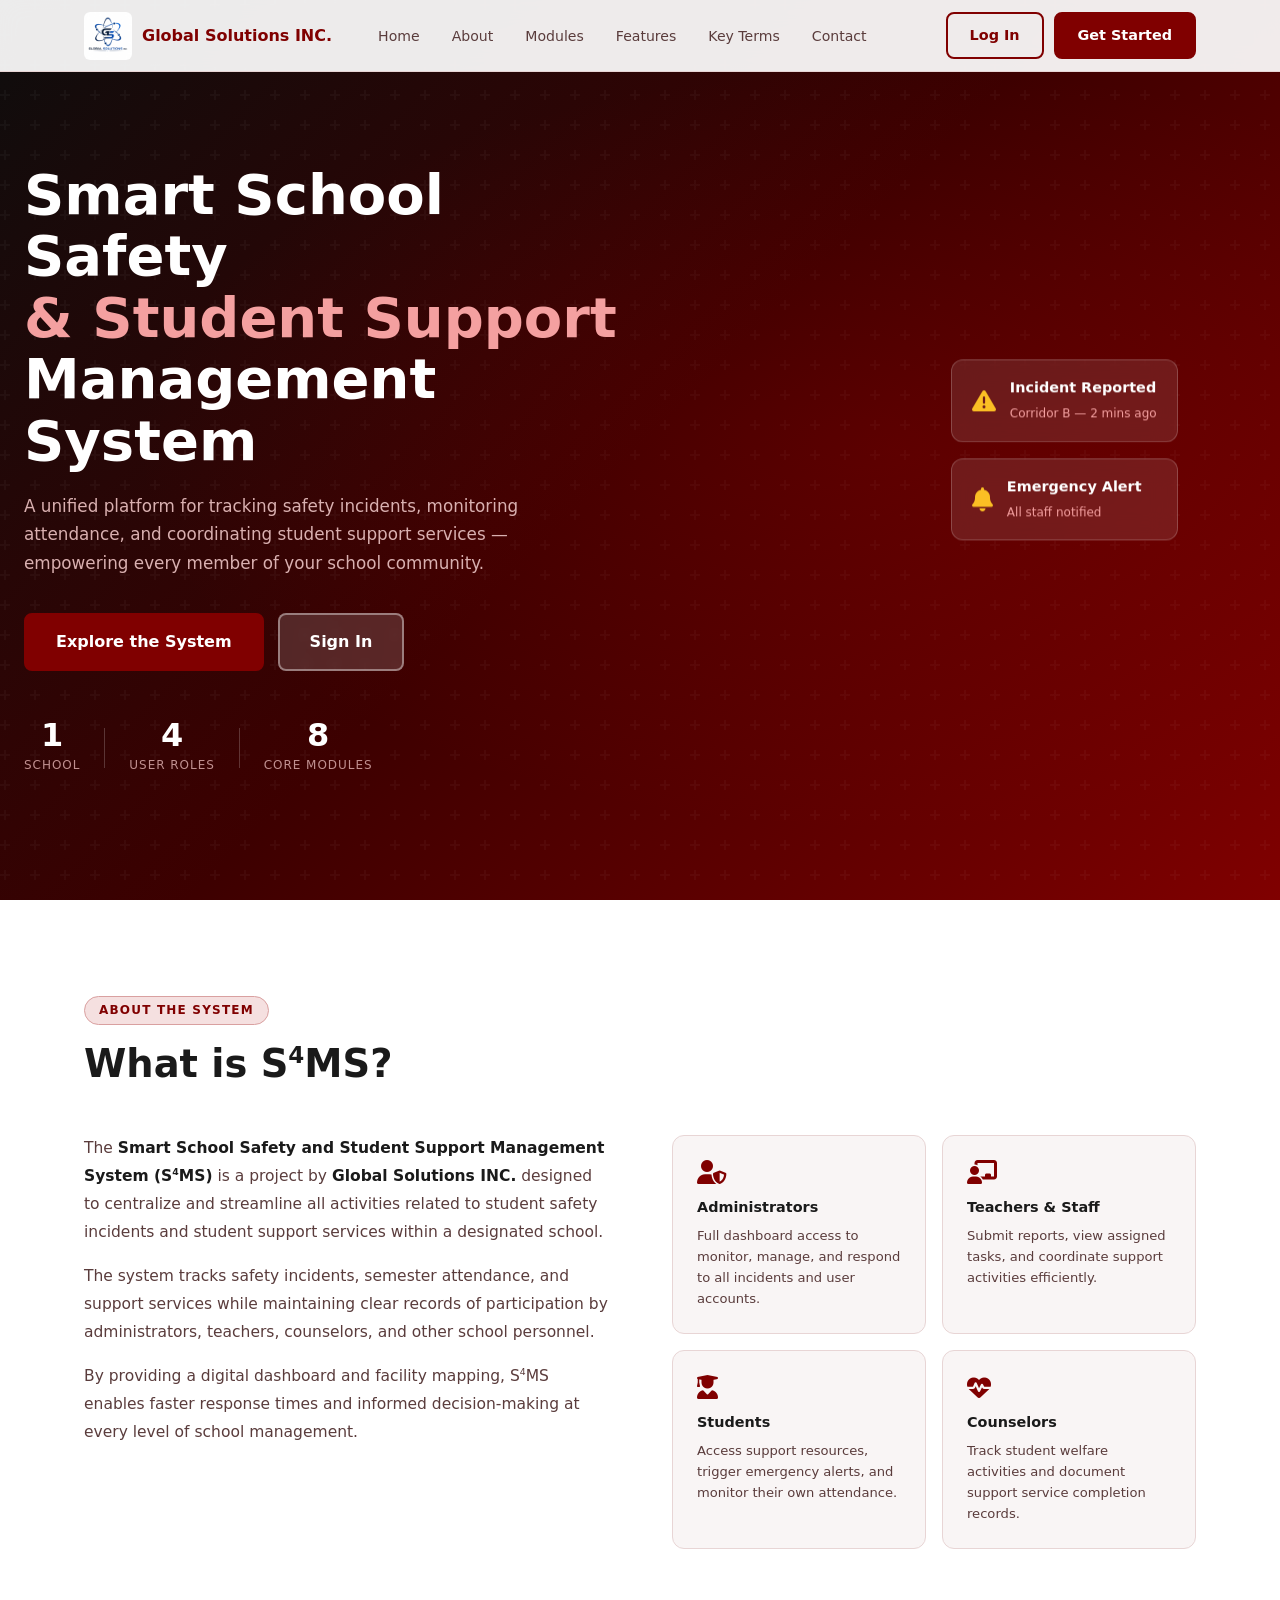
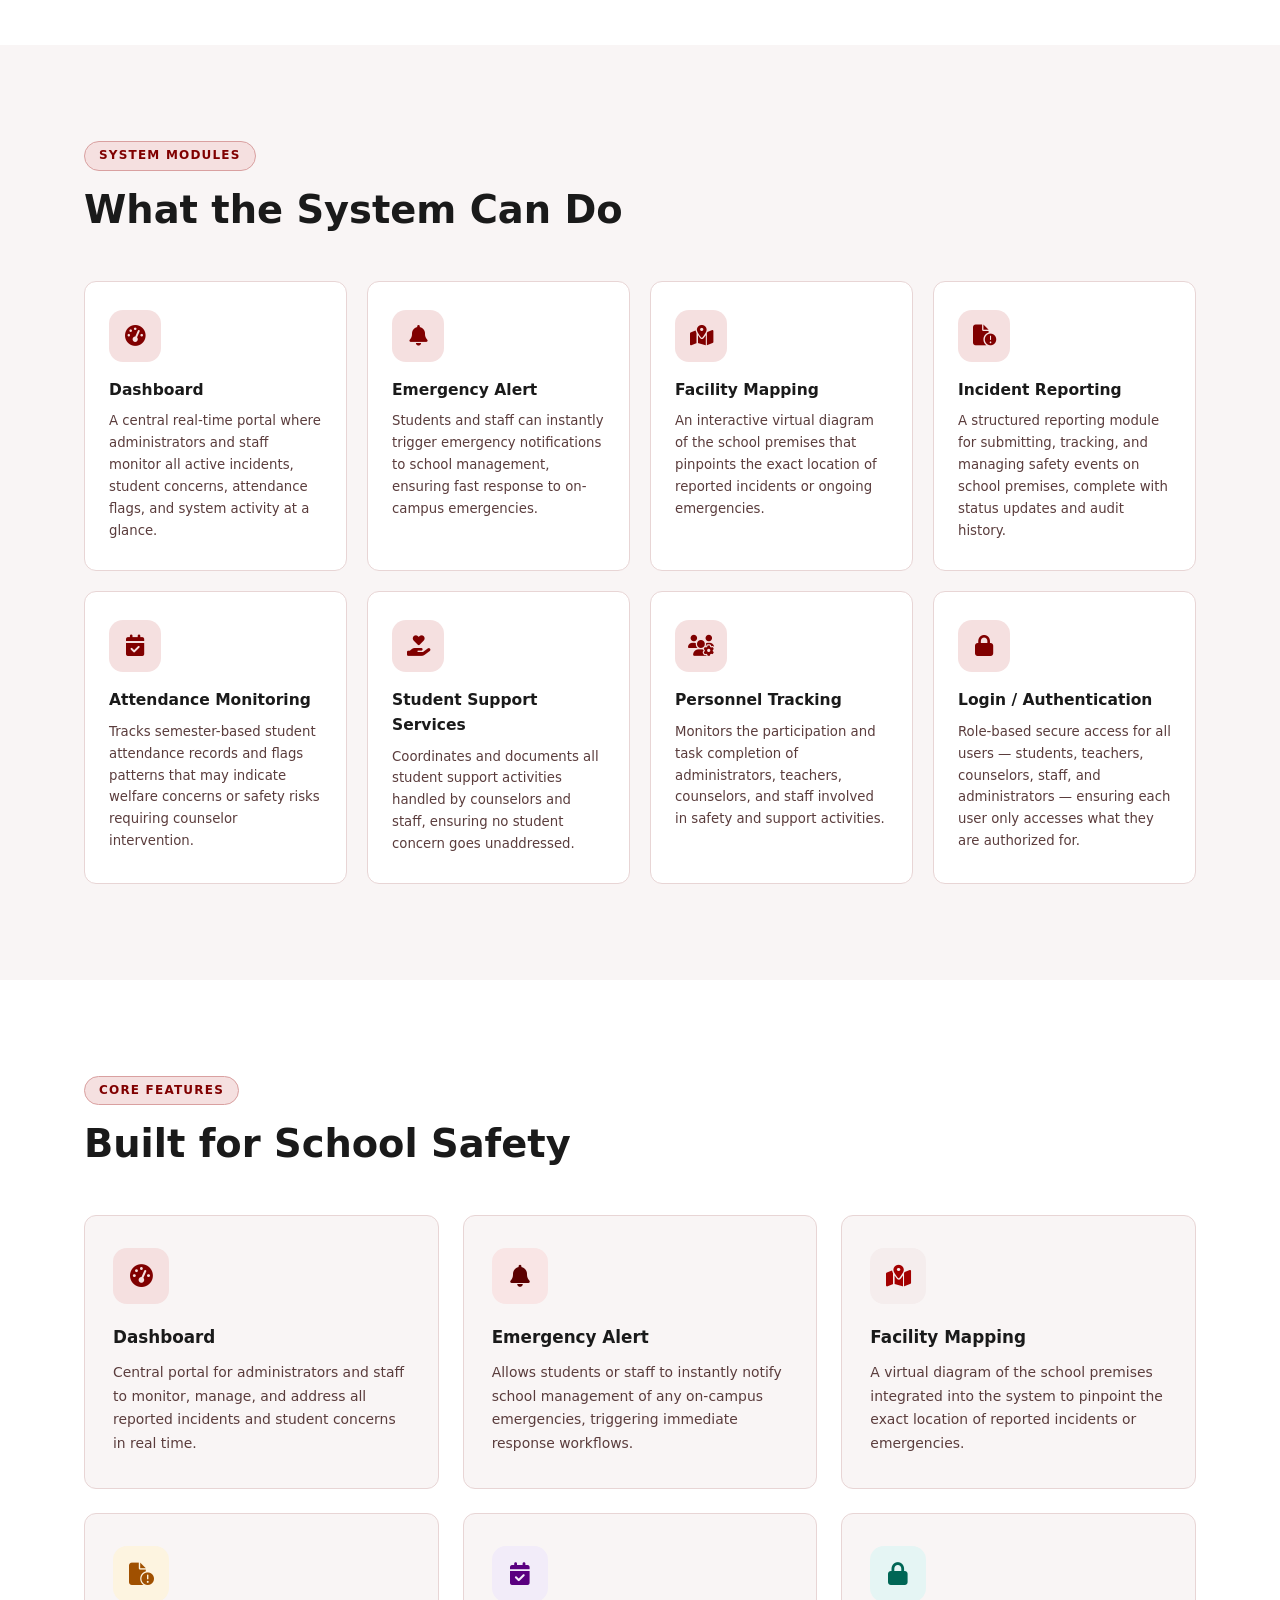
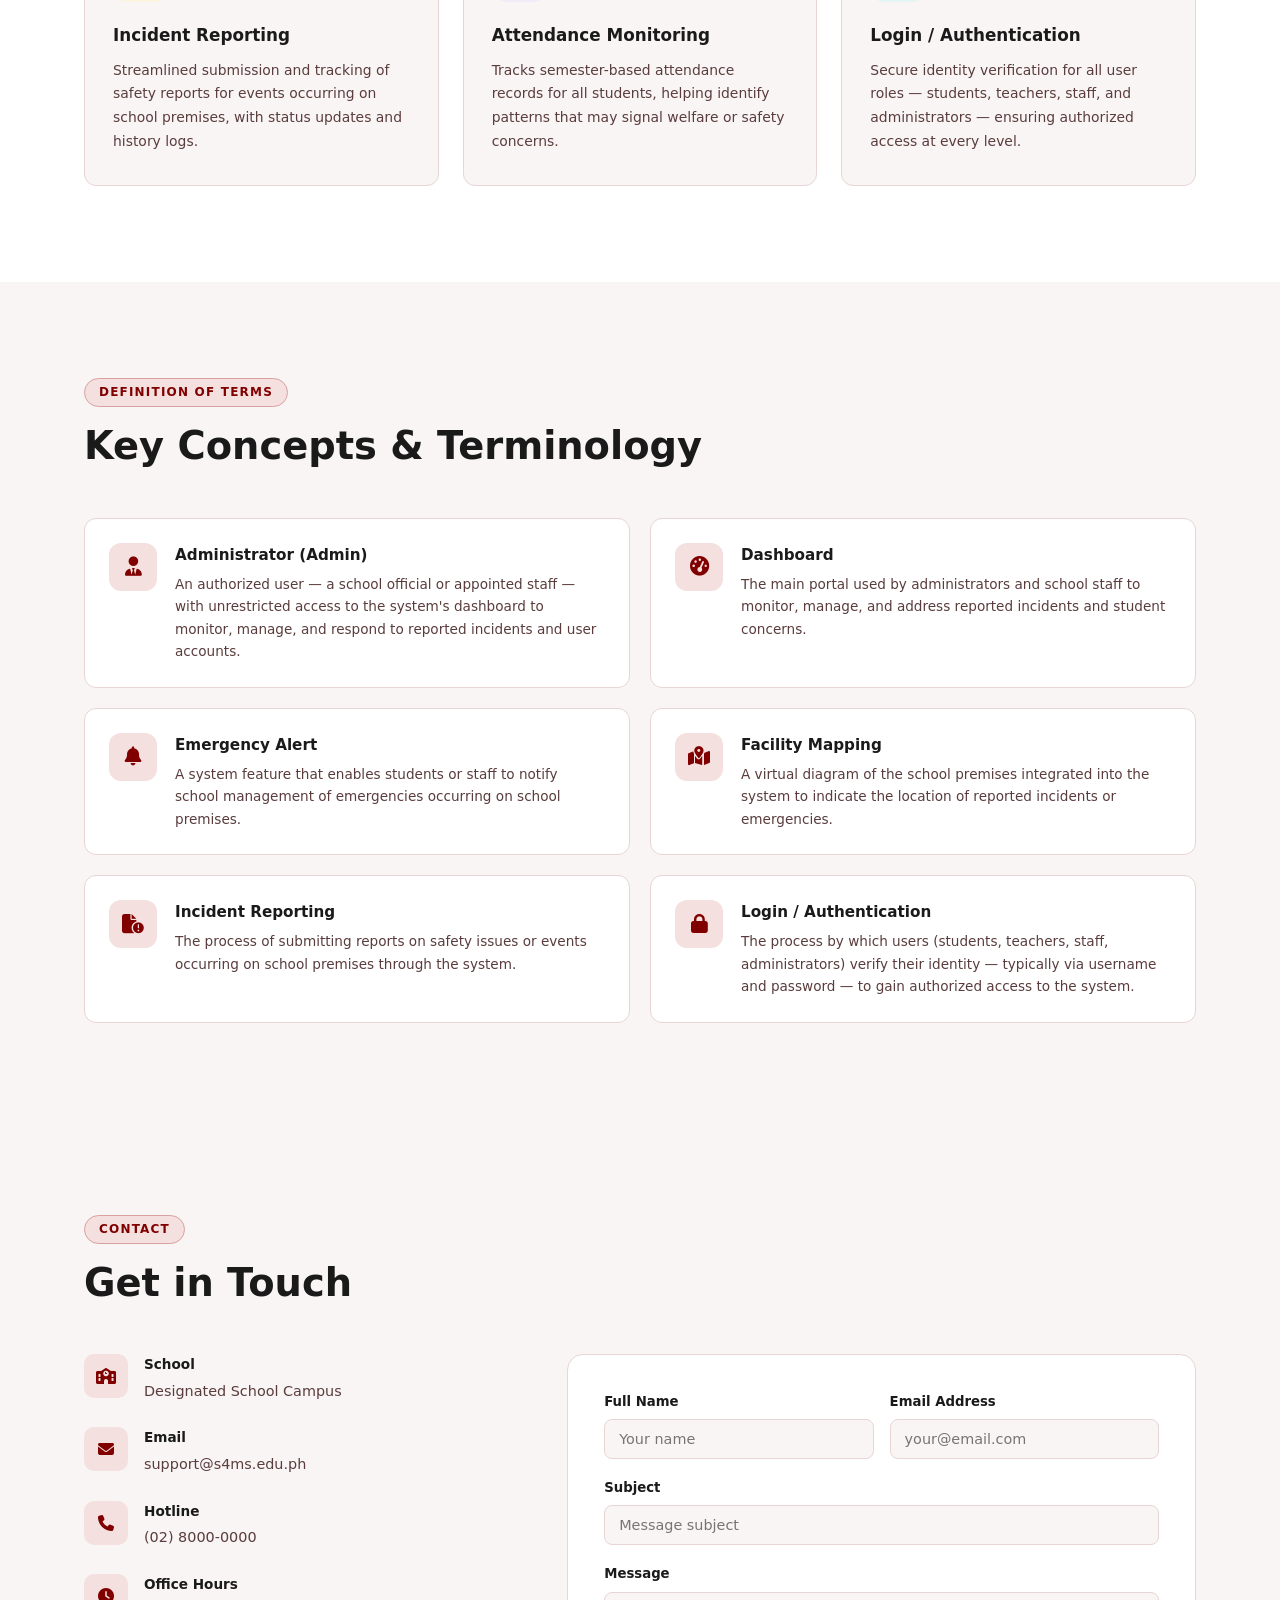
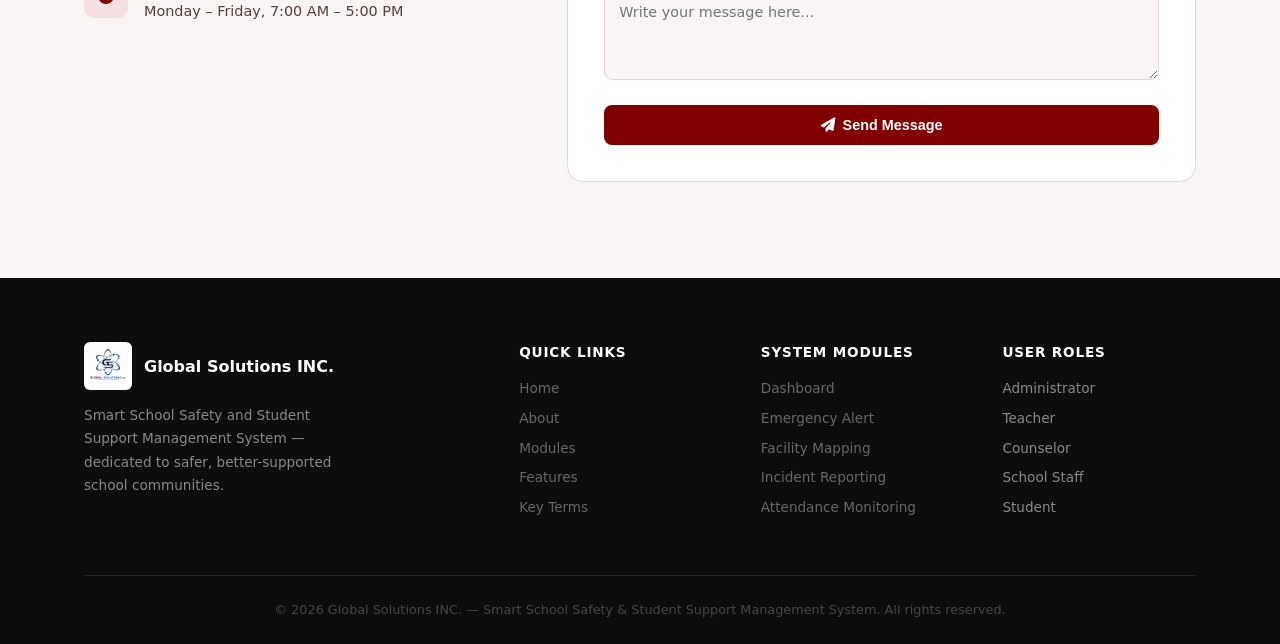
<file: index.html>
<!DOCTYPE html>
<html lang="en">
<head>
  <meta charset="UTF-8" />
  <meta name="viewport" content="width=device-width, initial-scale=1.0" />
  <title>Smart School Safety and Student Support Management System</title>
  <link rel="stylesheet" href="styles.css" />
  <link rel="stylesheet" href="https://cdnjs.cloudflare.com/ajax/libs/font-awesome/6.5.0/css/all.min.css" />
</head>
<body>

  <nav class="navbar" id="navbar">
    <div class="nav-container">
      <div class="nav-logo">
        <img src="Global Solutions INC..jpg" alt="Global Solutions INC. Logo" class="nav-logo-img" />
        <span>Global Solutions INC.</span>
      </div>
      <ul class="nav-links" id="navLinks">
        <li><a href="#home">Home</a></li>
        <li><a href="#about">About</a></li>
        <li><a href="#modules">Modules</a></li>
        <li><a href="#features">Features</a></li>
        <li><a href="#terms">Key Terms</a></li>
        <li><a href="#contact">Contact</a></li>
      </ul>
      <div class="nav-actions">
        <a href="login.html" class="btn btn-outline">Log In</a>
        <a href="login.html" class="btn btn-primary">Get Started</a>
      </div>
      <button class="hamburger" id="hamburger" aria-label="Toggle navigation">
        <span></span><span></span><span></span>
      </button>
    </div>
  </nav>

  <section class="hero" id="home">
    <div class="hero-overlay"></div>
    <div class="hero-content">
      <h1>Smart School Safety<br /><span class="accent">&amp; Student Support</span><br />Management System</h1>
      <p class="hero-sub">
        A unified platform for tracking safety incidents, monitoring attendance,
        and coordinating student support services — empowering every member of
        your school community.
      </p>
      <div class="hero-cta">
        <a href="#modules" class="btn btn-primary btn-lg">Explore the System</a>
        <a href="login.html" class="btn btn-ghost btn-lg">Sign In</a>
      </div>
      <div class="hero-stats">
        <div class="stat">
          <span class="stat-num">1</span>
          <span class="stat-label">School</span>
        </div>
        <div class="stat-divider"></div>
        <div class="stat">
          <span class="stat-num">4</span>
          <span class="stat-label">User Roles</span>
        </div>
        <div class="stat-divider"></div>
        <div class="stat">
          <span class="stat-num">8</span>
          <span class="stat-label">Core Modules</span>
        </div>
      </div>
    </div>
    <div class="hero-graphic">
      <div class="hero-card card-float">
        <i class="fas fa-triangle-exclamation"></i>
        <div>
          <strong>Incident Reported</strong>
          <small>Corridor B — 2 mins ago</small>
        </div>
      </div>
      <div class="hero-card card-float card-delay">
        <i class="fas fa-bell"></i>
        <div>
          <strong>Emergency Alert</strong>
          <small>All staff notified</small>
        </div>
      </div>
    </div>
  </section>

  <section class="section about" id="about">
    <div class="container">
      <div class="section-label">About the System</div>
      <h2 class="section-title">What is S<sup>4</sup>MS?</h2>
      <div class="about-grid">
        <div class="about-text">
          <p>
            The <strong>Smart School Safety and Student Support Management System (S<sup>4</sup>MS)</strong>
            is a project by <strong>Global Solutions INC.</strong> designed to centralize and streamline all activities related to student
            safety incidents and student support services within a designated school.
          </p>
          <p>
            The system tracks safety incidents, semester attendance, and support services while
            maintaining clear records of participation by administrators, teachers, counselors,
            and other school personnel.
          </p>
          <p>
            By providing a digital dashboard and facility mapping, S<sup>4</sup>MS enables
            faster response times and informed decision-making at every level of school management.
          </p>
        </div>
        <div class="about-cards">
          <div class="about-card">
            <i class="fas fa-user-shield"></i>
            <h4>Administrators</h4>
            <p>Full dashboard access to monitor, manage, and respond to all incidents and user accounts.</p>
          </div>
          <div class="about-card">
            <i class="fas fa-chalkboard-teacher"></i>
            <h4>Teachers &amp; Staff</h4>
            <p>Submit reports, view assigned tasks, and coordinate support activities efficiently.</p>
          </div>
          <div class="about-card">
            <i class="fas fa-user-graduate"></i>
            <h4>Students</h4>
            <p>Access support resources, trigger emergency alerts, and monitor their own attendance.</p>
          </div>
          <div class="about-card">
            <i class="fas fa-heart-pulse"></i>
            <h4>Counselors</h4>
            <p>Track student welfare activities and document support service completion records.</p>
          </div>
        </div>
      </div>
    </div>
  </section>

  <section class="section modules" id="modules">
    <div class="container">
      <div class="section-label">System Modules</div>
      <h2 class="section-title">What the System Can Do</h2>
      <div class="modules-grid">

        <div class="module-card">
          <div class="module-icon"><i class="fas fa-gauge-high"></i></div>
          <div class="module-body">
            <h3>Dashboard</h3>
            <p>A central real-time portal where administrators and staff monitor all active incidents, student concerns, attendance flags, and system activity at a glance.</p>
          </div>
        </div>

        <div class="module-card">
          <div class="module-icon"><i class="fas fa-bell"></i></div>
          <div class="module-body">
            <h3>Emergency Alert</h3>
            <p>Students and staff can instantly trigger emergency notifications to school management, ensuring fast response to on-campus emergencies.</p>
          </div>
        </div>

        <div class="module-card">
          <div class="module-icon"><i class="fas fa-map-location-dot"></i></div>
          <div class="module-body">
            <h3>Facility Mapping</h3>
            <p>An interactive virtual diagram of the school premises that pinpoints the exact location of reported incidents or ongoing emergencies.</p>
          </div>
        </div>

        <div class="module-card">
          <div class="module-icon"><i class="fas fa-file-circle-exclamation"></i></div>
          <div class="module-body">
            <h3>Incident Reporting</h3>
            <p>A structured reporting module for submitting, tracking, and managing safety events on school premises, complete with status updates and audit history.</p>
          </div>
        </div>

        <div class="module-card">
          <div class="module-icon"><i class="fas fa-calendar-check"></i></div>
          <div class="module-body">
            <h3>Attendance Monitoring</h3>
            <p>Tracks semester-based student attendance records and flags patterns that may indicate welfare concerns or safety risks requiring counselor intervention.</p>
          </div>
        </div>

        <div class="module-card">
          <div class="module-icon"><i class="fas fa-hand-holding-heart"></i></div>
          <div class="module-body">
            <h3>Student Support Services</h3>
            <p>Coordinates and documents all student support activities handled by counselors and staff, ensuring no student concern goes unaddressed.</p>
          </div>
        </div>

        <div class="module-card">
          <div class="module-icon"><i class="fas fa-users-gear"></i></div>
          <div class="module-body">
            <h3>Personnel Tracking</h3>
            <p>Monitors the participation and task completion of administrators, teachers, counselors, and staff involved in safety and support activities.</p>
          </div>
        </div>

        <div class="module-card">
          <div class="module-icon"><i class="fas fa-lock"></i></div>
          <div class="module-body">
            <h3>Login / Authentication</h3>
            <p>Role-based secure access for all users — students, teachers, counselors, staff, and administrators — ensuring each user only accesses what they are authorized for.</p>
          </div>
        </div>

      </div>
    </div>
  </section>

  <section class="section features" id="features">
    <div class="container">
      <div class="section-label">Core Features</div>
      <h2 class="section-title">Built for School Safety</h2>
      <div class="features-grid">

        <div class="feature-card">
          <div class="feature-icon icon-blue">
            <i class="fas fa-gauge-high"></i>
          </div>
          <h3>Dashboard</h3>
          <p>Central portal for administrators and staff to monitor, manage, and address all reported incidents and student concerns in real time.</p>
        </div>

        <div class="feature-card">
          <div class="feature-icon icon-red">
            <i class="fas fa-bell"></i>
          </div>
          <h3>Emergency Alert</h3>
          <p>Allows students or staff to instantly notify school management of any on-campus emergencies, triggering immediate response workflows.</p>
        </div>

        <div class="feature-card">
          <div class="feature-icon icon-green">
            <i class="fas fa-map-location-dot"></i>
          </div>
          <h3>Facility Mapping</h3>
          <p>A virtual diagram of the school premises integrated into the system to pinpoint the exact location of reported incidents or emergencies.</p>
        </div>

        <div class="feature-card">
          <div class="feature-icon icon-orange">
            <i class="fas fa-file-circle-exclamation"></i>
          </div>
          <h3>Incident Reporting</h3>
          <p>Streamlined submission and tracking of safety reports for events occurring on school premises, with status updates and history logs.</p>
        </div>

        <div class="feature-card">
          <div class="feature-icon icon-purple">
            <i class="fas fa-calendar-check"></i>
          </div>
          <h3>Attendance Monitoring</h3>
          <p>Tracks semester-based attendance records for all students, helping identify patterns that may signal welfare or safety concerns.</p>
        </div>

        <div class="feature-card">
          <div class="feature-icon icon-teal">
            <i class="fas fa-lock"></i>
          </div>
          <h3>Login / Authentication</h3>
          <p>Secure identity verification for all user roles — students, teachers, staff, and administrators — ensuring authorized access at every level.</p>
        </div>

      </div>
    </div>
  </section>

  <section class="section terms" id="terms">
    <div class="container">
      <div class="section-label">Definition of Terms</div>
      <h2 class="section-title">Key Concepts &amp; Terminology</h2>
      <div class="terms-grid">

        <div class="term-card">
          <div class="term-icon"><i class="fas fa-user-tie"></i></div>
          <div class="term-body">
            <h4>Administrator (Admin)</h4>
            <p>An authorized user — a school official or appointed staff — with unrestricted access to the system's dashboard to monitor, manage, and respond to reported incidents and user accounts.</p>
          </div>
        </div>

        <div class="term-card">
          <div class="term-icon"><i class="fas fa-gauge-high"></i></div>
          <div class="term-body">
            <h4>Dashboard</h4>
            <p>The main portal used by administrators and school staff to monitor, manage, and address reported incidents and student concerns.</p>
          </div>
        </div>

        <div class="term-card">
          <div class="term-icon"><i class="fas fa-bell"></i></div>
          <div class="term-body">
            <h4>Emergency Alert</h4>
            <p>A system feature that enables students or staff to notify school management of emergencies occurring on school premises.</p>
          </div>
        </div>

        <div class="term-card">
          <div class="term-icon"><i class="fas fa-map-location-dot"></i></div>
          <div class="term-body">
            <h4>Facility Mapping</h4>
            <p>A virtual diagram of the school premises integrated into the system to indicate the location of reported incidents or emergencies.</p>
          </div>
        </div>

        <div class="term-card">
          <div class="term-icon"><i class="fas fa-file-circle-exclamation"></i></div>
          <div class="term-body">
            <h4>Incident Reporting</h4>
            <p>The process of submitting reports on safety issues or events occurring on school premises through the system.</p>
          </div>
        </div>

        <div class="term-card">
          <div class="term-icon"><i class="fas fa-lock"></i></div>
          <div class="term-body">
            <h4>Login / Authentication</h4>
            <p>The process by which users (students, teachers, staff, administrators) verify their identity — typically via username and password — to gain authorized access to the system.</p>
          </div>
        </div>

      </div>
    </div>
  </section>

  <section class="section contact" id="contact">
    <div class="container">
      <div class="section-label">Contact</div>
      <h2 class="section-title">Get in Touch</h2>
      <div class="contact-grid">
        <div class="contact-info">
          <div class="contact-item">
            <i class="fas fa-school"></i>
            <div>
              <strong>School</strong>
              <span>Designated School Campus</span>
            </div>
          </div>
          <div class="contact-item">
            <i class="fas fa-envelope"></i>
            <div>
              <strong>Email</strong>
              <span>support@s4ms.edu.ph</span>
            </div>
          </div>
          <div class="contact-item">
            <i class="fas fa-phone"></i>
            <div>
              <strong>Hotline</strong>
              <span>(02) 8000-0000</span>
            </div>
          </div>
          <div class="contact-item">
            <i class="fas fa-clock"></i>
            <div>
              <strong>Office Hours</strong>
              <span>Monday – Friday, 7:00 AM – 5:00 PM</span>
            </div>
          </div>
        </div>
        <form class="contact-form">
          <div class="form-row">
            <div class="form-group">
              <label for="cname">Full Name</label>
              <input type="text" id="cname" placeholder="Your name" />
            </div>
            <div class="form-group">
              <label for="cemail">Email Address</label>
              <input type="email" id="cemail" placeholder="your@email.com" />
            </div>
          </div>
          <div class="form-group">
            <label for="csubject">Subject</label>
            <input type="text" id="csubject" placeholder="Message subject" />
          </div>
          <div class="form-group">
            <label for="cmessage">Message</label>
            <textarea id="cmessage" rows="4" placeholder="Write your message here..."></textarea>
          </div>
          <button type="submit" class="btn btn-primary btn-block">
            <i class="fas fa-paper-plane"></i> Send Message
          </button>
        </form>
      </div>
    </div>
  </section>

  <footer class="footer">
    <div class="container">
      <div class="footer-grid">
        <div class="footer-brand">
          <div class="footer-logo-wrap">
            <img src="Global Solutions INC..jpg" alt="Global Solutions INC. Logo" class="footer-logo-img" />
            <span class="footer-brand-name">Global Solutions INC.</span>
          </div>
          <p>Smart School Safety and Student Support Management System — dedicated to safer, better-supported school communities.</p>
        </div>
        <div class="footer-links">
          <h5>Quick Links</h5>
          <ul>
            <li><a href="#home">Home</a></li>
            <li><a href="#about">About</a></li>
            <li><a href="#modules">Modules</a></li>
            <li><a href="#features">Features</a></li>
            <li><a href="#terms">Key Terms</a></li>
          </ul>
        </div>
        <div class="footer-links">
          <h5>System Modules</h5>
          <ul>
            <li><a href="#modules">Dashboard</a></li>
            <li><a href="#modules">Emergency Alert</a></li>
            <li><a href="#modules">Facility Mapping</a></li>
            <li><a href="#modules">Incident Reporting</a></li>
            <li><a href="#modules">Attendance Monitoring</a></li>
          </ul>
        </div>
        <div class="footer-links">
          <h5>User Roles</h5>
          <ul>
            <li>Administrator</li>
            <li>Teacher</li>
            <li>Counselor</li>
            <li>School Staff</li>
            <li>Student</li>
          </ul>
        </div>
      </div>
      <div class="footer-bottom">
        <p>&copy; 2026 Global Solutions INC. — Smart School Safety &amp; Student Support Management System. All rights reserved.</p>
      </div>
    </div>
  </footer>

</body>
</html>
</file>
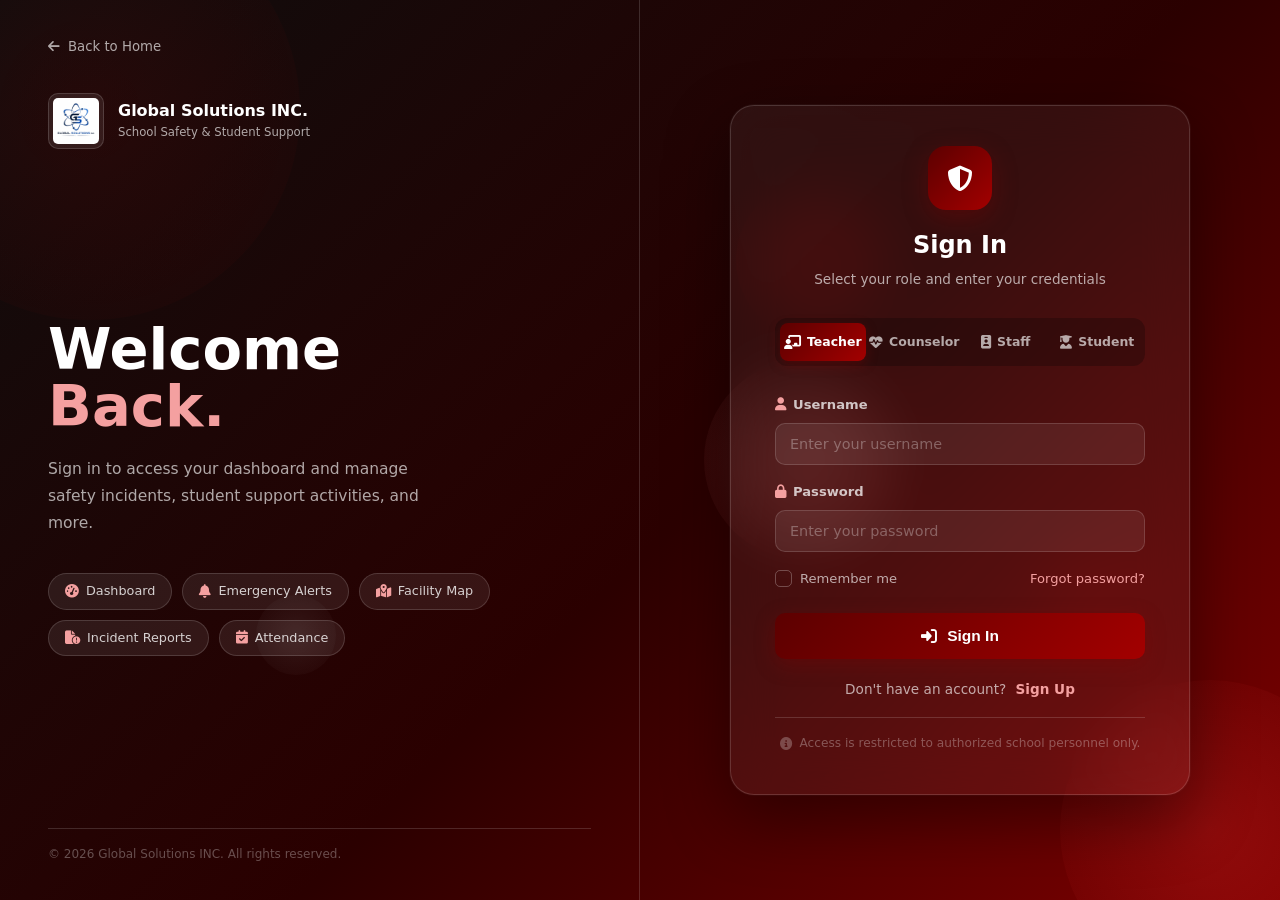
<file: login.html>
<!DOCTYPE html>
<html lang="en">
<head>
  <meta charset="UTF-8" />
  <meta name="viewport" content="width=device-width, initial-scale=1.0" />
  <title>Login — Smart School Safety &amp; Student Support Management System</title>
  <link rel="stylesheet" href="styles.css" />
  <link rel="stylesheet" href="https://cdnjs.cloudflare.com/ajax/libs/font-awesome/6.5.0/css/all.min.css" />
</head>
<body class="auth-page login-page">

  <div class="bg-layer">
    <div class="particle p1"></div>
    <div class="particle p2"></div>
    <div class="particle p3"></div>
    <div class="particle p4"></div>
    <div class="particle p5"></div>
    <div class="particle p6"></div>
  </div>

  <div class="login-wrapper">

    <div class="left-panel">
      <a href="index.html" class="back-link">
        <i class="fas fa-arrow-left"></i> Back to Home
      </a>

      <div class="brand">
        <img src="Global Solutions INC..jpg" alt="Global Solutions INC." class="brand-logo" />
        <div class="brand-text">
          <span class="brand-name">Global Solutions INC.</span>
          <span class="brand-tagline">School Safety &amp; Student Support</span>
        </div>
      </div>

      <div class="left-body">
        <h1>Welcome<br /><span>Back.</span></h1>
        <p>Sign in to access your dashboard and manage safety incidents, student support activities, and more.</p>

        <div class="feature-pills">
          <div class="pill"><i class="fas fa-gauge-high"></i> Dashboard</div>
          <div class="pill"><i class="fas fa-bell"></i> Emergency Alerts</div>
          <div class="pill"><i class="fas fa-map-location-dot"></i> Facility Map</div>
          <div class="pill"><i class="fas fa-file-circle-exclamation"></i> Incident Reports</div>
          <div class="pill"><i class="fas fa-calendar-check"></i> Attendance</div>
        </div>
      </div>

      <div class="left-footer">
        &copy; 2026 Global Solutions INC. All rights reserved.
      </div>
    </div>

    <div class="right-panel">
      <div class="login-card">

        <div class="card-header">
          <div class="lock-icon">
            <i class="fas fa-shield-halved"></i>
          </div>
          <h2>Sign In</h2>
          <p>Select your role and enter your credentials</p>
        </div>

        <div class="role-tabs">
          <input type="radio" name="role_tab" id="tab_teacher"   class="tab-radio" checked />
          <input type="radio" name="role_tab" id="tab_counselor" class="tab-radio" />
          <input type="radio" name="role_tab" id="tab_staff"     class="tab-radio" />
          <input type="radio" name="role_tab" id="tab_student"   class="tab-radio" />

          <label for="tab_teacher"   class="role-tab"><i class="fas fa-chalkboard-teacher"></i> Teacher</label>
          <label for="tab_counselor" class="role-tab"><i class="fas fa-heart-pulse"></i> Counselor</label>
          <label for="tab_staff"     class="role-tab"><i class="fas fa-id-badge"></i> Staff</label>
          <label for="tab_student"   class="role-tab"><i class="fas fa-user-graduate"></i> Student</label>
        </div>

        <form class="login-form" action="#" method="post">

          <div class="input-group">
            <label for="username">
              <i class="fas fa-user"></i> Username
            </label>
            <div class="input-wrap">
              <input type="text" id="username" name="username" placeholder="Enter your username" autocomplete="username" />
            </div>
          </div>

          <div class="input-group">
            <label for="password">
              <i class="fas fa-lock"></i> Password
            </label>
            <div class="input-wrap">
              <input type="password" id="password" name="password" placeholder="Enter your password" autocomplete="current-password" />
            </div>
          </div>

          <div class="form-options">
            <label class="remember-label">
              <input type="checkbox" name="remember" />
              <span class="custom-checkbox"></span>
              Remember me
            </label>
            <a href="#" class="forgot-link">Forgot password?</a>
          </div>

          <button type="submit" class="btn-login">
            <i class="fas fa-right-to-bracket"></i> Sign In
          </button>

        </form>

        <div class="signup-prompt">
          Don't have an account?
          <a href="signup.html" class="signup-link">Sign Up</a>
        </div>

        <div class="card-footer-note">
          <i class="fas fa-circle-info"></i>
          Access is restricted to authorized school personnel only.
        </div>

      </div>
    </div>

  </div>

</body>
</html>
</file>
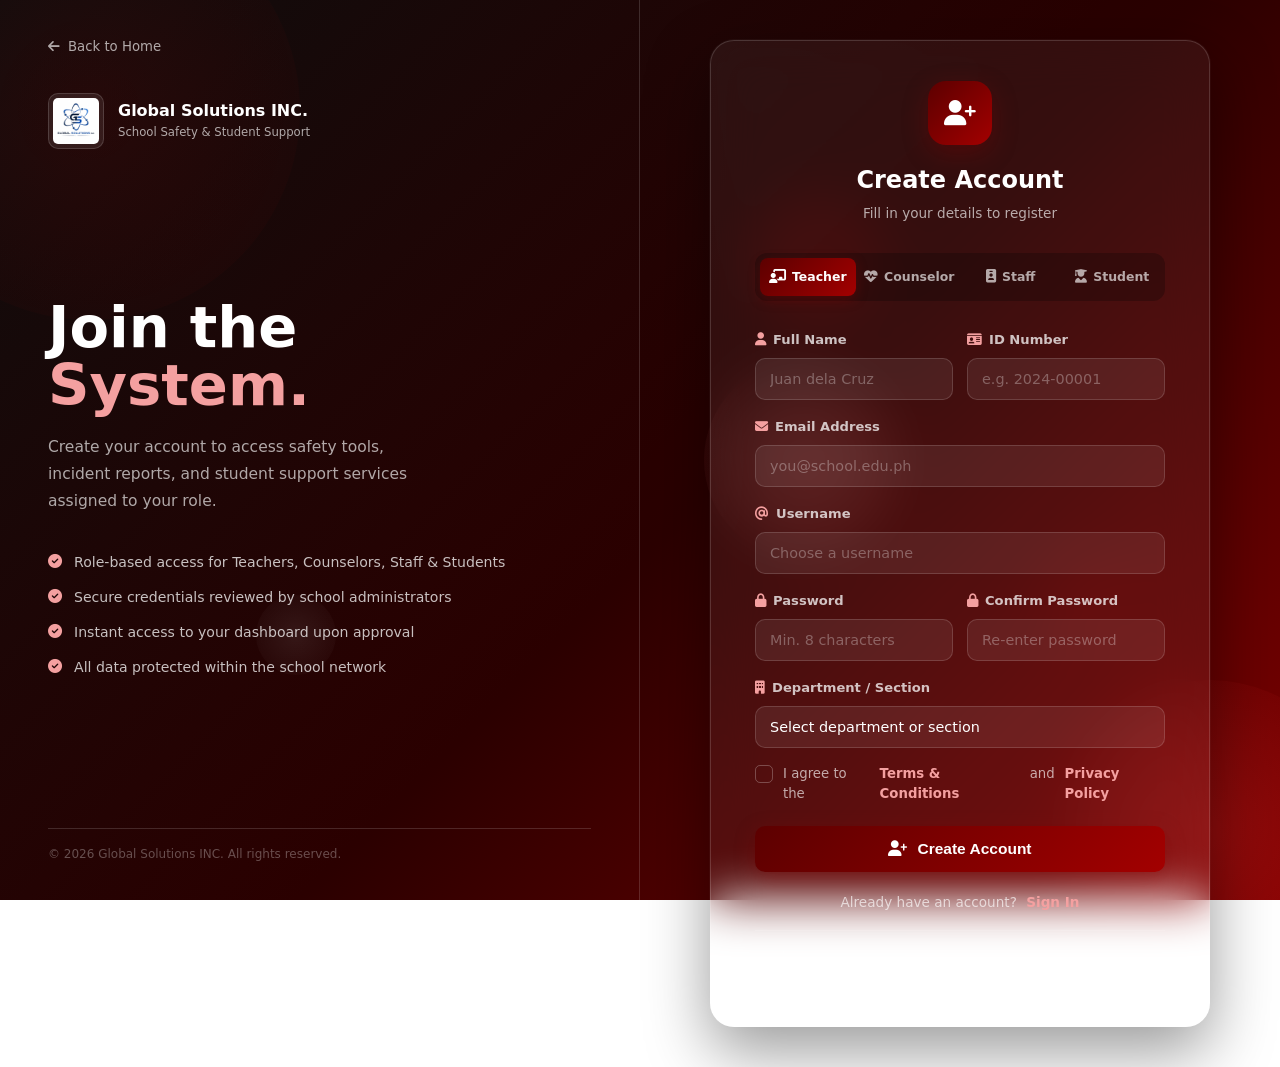
<file: signup.html>
<!DOCTYPE html>
<html lang="en">
<head>
  <meta charset="UTF-8" />
  <meta name="viewport" content="width=device-width, initial-scale=1.0" />
  <title>Sign Up — Smart School Safety &amp; Student Support Management System</title>
  <link rel="stylesheet" href="styles.css" />
  <link rel="stylesheet" href="https://cdnjs.cloudflare.com/ajax/libs/font-awesome/6.5.0/css/all.min.css" />
</head>
<body class="auth-page">

  <div class="bg-layer">
    <div class="particle p1"></div>
    <div class="particle p2"></div>
    <div class="particle p3"></div>
    <div class="particle p4"></div>
    <div class="particle p5"></div>
    <div class="particle p6"></div>
  </div>

  <div class="signup-wrapper">

    <div class="left-panel">
      <a href="index.html" class="back-link">
        <i class="fas fa-arrow-left"></i> Back to Home
      </a>

      <div class="brand">
        <img src="Global Solutions INC..jpg" alt="Global Solutions INC." class="brand-logo" />
        <div class="brand-text">
          <span class="brand-name">Global Solutions INC.</span>
          <span class="brand-tagline">School Safety &amp; Student Support</span>
        </div>
      </div>

      <div class="left-body">
        <h1>Join the<br /><span>System.</span></h1>
        <p>Create your account to access safety tools, incident reports, and student support services assigned to your role.</p>

        <div class="info-list">
          <div class="info-item">
            <i class="fas fa-circle-check"></i>
            <span>Role-based access for Teachers, Counselors, Staff &amp; Students</span>
          </div>
          <div class="info-item">
            <i class="fas fa-circle-check"></i>
            <span>Secure credentials reviewed by school administrators</span>
          </div>
          <div class="info-item">
            <i class="fas fa-circle-check"></i>
            <span>Instant access to your dashboard upon approval</span>
          </div>
          <div class="info-item">
            <i class="fas fa-circle-check"></i>
            <span>All data protected within the school network</span>
          </div>
        </div>
      </div>

      <div class="left-footer">
        &copy; 2026 Global Solutions INC. All rights reserved.
      </div>
    </div>

    <div class="right-panel">
      <div class="signup-card">

        <div class="card-header">
          <div class="signup-icon">
            <i class="fas fa-user-plus"></i>
          </div>
          <h2>Create Account</h2>
          <p>Fill in your details to register</p>
        </div>

        <div class="role-tabs">
          <input type="radio" name="role_tab" id="tab_teacher"   class="tab-radio" checked />
          <input type="radio" name="role_tab" id="tab_counselor" class="tab-radio" />
          <input type="radio" name="role_tab" id="tab_staff"     class="tab-radio" />
          <input type="radio" name="role_tab" id="tab_student"   class="tab-radio" />

          <label for="tab_teacher"   class="role-tab"><i class="fas fa-chalkboard-teacher"></i> Teacher</label>
          <label for="tab_counselor" class="role-tab"><i class="fas fa-heart-pulse"></i> Counselor</label>
          <label for="tab_staff"     class="role-tab"><i class="fas fa-id-badge"></i> Staff</label>
          <label for="tab_student"   class="role-tab"><i class="fas fa-user-graduate"></i> Student</label>
        </div>

        <form class="signup-form" action="#" method="post">

          <div class="form-row">
            <div class="input-group">
              <label for="fullname">
                <i class="fas fa-user"></i> Full Name
              </label>
              <div class="input-wrap">
                <input type="text" id="fullname" name="fullname" placeholder="Juan dela Cruz" />
              </div>
            </div>
            <div class="input-group">
              <label for="idnumber">
                <i class="fas fa-id-card"></i> ID Number
              </label>
              <div class="input-wrap">
                <input type="text" id="idnumber" name="idnumber" placeholder="e.g. 2024-00001" />
              </div>
            </div>
          </div>

          <div class="input-group">
            <label for="email">
              <i class="fas fa-envelope"></i> Email Address
            </label>
            <div class="input-wrap">
              <input type="email" id="email" name="email" placeholder="you@school.edu.ph" />
            </div>
          </div>

          <div class="input-group">
            <label for="username">
              <i class="fas fa-at"></i> Username
            </label>
            <div class="input-wrap">
              <input type="text" id="username" name="username" placeholder="Choose a username" autocomplete="username" />
            </div>
          </div>

          <div class="form-row">
            <div class="input-group">
              <label for="password">
                <i class="fas fa-lock"></i> Password
              </label>
              <div class="input-wrap">
                <input type="password" id="password" name="password" placeholder="Min. 8 characters" autocomplete="new-password" />
              </div>
            </div>
            <div class="input-group">
              <label for="confirm_password">
                <i class="fas fa-lock"></i> Confirm Password
              </label>
              <div class="input-wrap">
                <input type="password" id="confirm_password" name="confirm_password" placeholder="Re-enter password" autocomplete="new-password" />
              </div>
            </div>
          </div>

          <div class="input-group">
            <label for="department">
              <i class="fas fa-building"></i> Department / Section
            </label>
            <div class="input-wrap">
              <select id="department" name="department">
                <option value="" disabled selected>Select department or section</option>
                <option>Administration Office</option>
                <option>Guidance &amp; Counseling</option>
                <option>Science Department</option>
                <option>Mathematics Department</option>
                <option>English Department</option>
                <option>Filipino Department</option>
                <option>Social Studies Department</option>
                <option>Physical Education</option>
                <option>ICT Department</option>
                <option>Other</option>
              </select>
            </div>
          </div>

          <label class="terms-label">
            <input type="checkbox" name="agree_terms" />
            <span class="custom-checkbox"></span>
            I agree to the
            <a href="#" class="terms-link">Terms &amp; Conditions</a>
            and
            <a href="#" class="terms-link">Privacy Policy</a>
          </label>

          <button type="submit" class="btn-signup">
            <i class="fas fa-user-plus"></i> Create Account
          </button>

        </form>

        <div class="signin-prompt">
          Already have an account?
          <a href="login.html" class="signin-link">Sign In</a>
        </div>

        <div class="card-footer-note">
          <i class="fas fa-circle-info"></i>
          New accounts require administrator approval before access is granted.
        </div>

      </div>
    </div>

  </div>

</body>
</html>
</file>
<file: styles.css>
*, *::before, *::after { box-sizing: border-box; margin: 0; padding: 0; }

:root {
  --maroon:        #800000;
  --maroon-dark:   #5c0000;
  --maroon-light:  #a30000;
  --maroon-faint:  #fdf2f2;
  --maroon-subtle: #f5e0e0;
  --maroon-glow:   rgba(128,0,0,.35);
  --black:         #0d0d0d;
  --black-soft:    #1a1a1a;
  --white:         #ffffff;
  --bg:            #f9f5f5;
  --surface:       #ffffff;
  --text:          #1a1a1a;
  --muted:         #5a3c3c;
  --border:        #e8d5d5;
  --border-glass:  rgba(255,255,255,.15);
  --text-light:    rgba(255,255,255,.65);
  --radius:        12px;
  --shadow-sm:     0 1px 3px rgba(0,0,0,.08);
  --shadow:        0 4px 16px rgba(128,0,0,.12);
  --shadow-lg:     0 12px 40px rgba(128,0,0,.18);
  --transition:    .25s ease;
  --nav-h:         72px;
}

html { scroll-behavior: smooth; }

body {
  font-family: 'Segoe UI', system-ui, -apple-system, sans-serif;
  color: var(--text);
  background: var(--bg);
  line-height: 1.6;
}

a   { text-decoration: none; color: inherit; }
ul  { list-style: none; }
img { max-width: 100%; display: block; }
sup { font-size: .6em; }

.container {
  max-width: 1160px;
  margin: 0 auto;
  padding: 0 24px;
}

.section { padding: 96px 0; }

.section-label {
  display: inline-block;
  font-size: .75rem;
  font-weight: 700;
  letter-spacing: .1em;
  text-transform: uppercase;
  color: var(--maroon);
  background: var(--maroon-subtle);
  border: 1px solid #d9a0a0;
  border-radius: 999px;
  padding: 4px 14px;
  margin-bottom: 16px;
}

.section-title {
  font-size: clamp(1.75rem, 3vw, 2.5rem);
  font-weight: 800;
  color: var(--text);
  margin-bottom: 48px;
  line-height: 1.2;
}

.accent { color: var(--maroon); }

.btn {
  display: inline-flex;
  align-items: center;
  gap: 8px;
  padding: 10px 22px;
  border-radius: 8px;
  font-size: .9rem;
  font-weight: 600;
  cursor: pointer;
  border: 2px solid transparent;
  transition: all var(--transition);
  white-space: nowrap;
}

.btn-primary { background: var(--maroon); color: var(--white); border-color: var(--maroon); }
.btn-primary:hover {
  background: var(--maroon-dark);
  border-color: var(--maroon-dark);
  transform: translateY(-1px);
  box-shadow: 0 4px 12px var(--maroon-glow);
}

.btn-outline { background: transparent; color: var(--maroon); border-color: var(--maroon); }
.btn-outline:hover { background: var(--maroon); color: var(--white); }

.btn-ghost { background: rgba(255,255,255,.15); color: var(--white); border-color: rgba(255,255,255,.4); backdrop-filter: blur(4px); }
.btn-ghost:hover { background: rgba(255,255,255,.25); }

.btn-lg    { padding: 14px 30px; font-size: 1rem; }
.btn-block { width: 100%; justify-content: center; }

.navbar {
  position: fixed;
  top: 0; left: 0; right: 0;
  height: var(--nav-h);
  z-index: 1000;
  background: rgba(255,255,255,.92);
  backdrop-filter: blur(12px);
  border-bottom: 1px solid var(--border);
  transition: box-shadow var(--transition);
}

.nav-container {
  max-width: 1160px;
  margin: 0 auto;
  padding: 0 24px;
  height: 100%;
  display: flex;
  align-items: center;
  gap: 32px;
}

.nav-logo {
  display: flex;
  align-items: center;
  gap: 10px;
  font-size: 1rem;
  font-weight: 800;
  color: var(--maroon);
  flex-shrink: 0;
  line-height: 1.2;
}
.nav-logo-img { height: 48px; width: 48px; object-fit: contain; border-radius: 6px; flex-shrink: 0; }

.nav-links { display: flex; align-items: center; gap: 4px; flex: 1; }
.nav-links a {
  padding: 6px 14px;
  border-radius: 6px;
  font-size: .88rem;
  font-weight: 500;
  color: var(--muted);
  transition: all var(--transition);
}
.nav-links a:hover { color: var(--maroon); background: var(--maroon-subtle); }

.nav-actions { display: flex; align-items: center; gap: 10px; flex-shrink: 0; }

.hamburger {
  display: none;
  flex-direction: column;
  gap: 5px;
  background: none;
  border: none;
  cursor: pointer;
  padding: 4px;
  margin-left: auto;
}
.hamburger span { display: block; width: 24px; height: 2px; background: var(--text); border-radius: 2px; }

.hero {
  min-height: 100vh;
  background: linear-gradient(135deg, #0d0d0d 0%, #3d0000 50%, #800000 100%);
  display: flex;
  align-items: center;
  padding: calc(var(--nav-h) + 48px) 24px 80px;
  position: relative;
  overflow: hidden;
}

.hero::before {
  content: '';
  position: absolute;
  inset: 0;
  background: url("data:image/svg+xml,%3Csvg width='60' height='60' viewBox='0 0 60 60' xmlns='http://www.w3.org/2000/svg'%3E%3Cg fill='none' fill-rule='evenodd'%3E%3Cg fill='%23ffffff' fill-opacity='0.03'%3E%3Cpath d='M36 34v-4h-2v4h-4v2h4v4h2v-4h4v-2h-4zm0-30V0h-2v4h-4v2h4v4h2V6h4V4h-4zM6 34v-4H4v4H0v2h4v4h2v-4h4v-2H6zM6 4V0H4v4H0v2h4v4h2V6h4V4H6z'/%3E%3C/g%3E%3C/g%3E%3C/svg%3E");
}

.hero-overlay { position: absolute; inset: 0; background: radial-gradient(ellipse at 70% 50%, rgba(160,0,0,.2) 0%, transparent 60%); }

.hero-content { position: relative; z-index: 1; max-width: 640px; }

.hero h1 { font-size: clamp(2rem, 5vw, 3.5rem); font-weight: 900; color: var(--white); line-height: 1.1; margin-bottom: 20px; }
.hero h1 .accent { color: #f4a0a0; }

.hero-sub { font-size: 1.05rem; color: #d9b0b0; margin-bottom: 36px; max-width: 540px; line-height: 1.7; }

.hero-cta { display: flex; gap: 14px; flex-wrap: wrap; margin-bottom: 48px; }

.hero-stats { display: flex; align-items: center; gap: 24px; flex-wrap: wrap; }

.stat { text-align: center; }
.stat-num { display: block; font-size: 2rem; font-weight: 900; color: var(--white); line-height: 1; }
.stat-label { font-size: .75rem; color: #c09090; text-transform: uppercase; letter-spacing: .08em; }

.stat-divider { width: 1px; height: 40px; background: rgba(255,255,255,.2); }

.hero-graphic {
  position: absolute;
  right: 8%;
  top: 50%;
  transform: translateY(-50%);
  display: flex;
  flex-direction: column;
  gap: 16px;
  z-index: 1;
}

.hero-card {
  display: flex;
  align-items: center;
  gap: 14px;
  background: rgba(255,255,255,.1);
  backdrop-filter: blur(12px);
  border: 1px solid rgba(255,255,255,.2);
  border-radius: var(--radius);
  padding: 16px 20px;
  color: var(--white);
  min-width: 220px;
  animation: floatUp 3s ease-in-out infinite;
}
.hero-card.card-delay { animation-delay: 1.5s; }
.hero-card i      { font-size: 1.5rem; color: #fbbf24; flex-shrink: 0; }
.hero-card strong { display: block; font-size: .9rem; }
.hero-card small  { color: #f4a0a0; font-size: .75rem; }

@keyframes floatUp {
  0%, 100% { transform: translateY(0); }
  50%       { transform: translateY(-8px); }
}

.about { background: var(--surface); }

.about-grid { display: grid; grid-template-columns: 1fr 1fr; gap: 64px; align-items: start; }

.about-text p      { color: var(--muted); margin-bottom: 16px; font-size: .97rem; line-height: 1.8; }
.about-text strong { color: var(--text); }

.about-cards { display: grid; grid-template-columns: 1fr 1fr; gap: 16px; }

.about-card {
  background: var(--bg);
  border: 1px solid var(--border);
  border-radius: var(--radius);
  padding: 24px;
  transition: all var(--transition);
}
.about-card:hover { border-color: var(--maroon); box-shadow: var(--shadow); transform: translateY(-2px); }
.about-card i  { font-size: 1.5rem; color: var(--maroon); margin-bottom: 12px; }
.about-card h4 { font-size: .9rem; font-weight: 700; margin-bottom: 6px; }
.about-card p  { font-size: .82rem; color: var(--muted); line-height: 1.6; }

.modules { background: var(--bg); }

.modules-grid { display: grid; grid-template-columns: repeat(4, 1fr); gap: 20px; }

.module-card {
  background: var(--surface);
  border: 1px solid var(--border);
  border-radius: var(--radius);
  padding: 28px 24px;
  display: flex;
  flex-direction: column;
  gap: 16px;
  transition: all var(--transition);
}
.module-card:hover { border-color: var(--maroon); box-shadow: var(--shadow-lg); transform: translateY(-4px); }

.module-icon {
  width: 52px;
  height: 52px;
  background: var(--maroon-subtle);
  border-radius: 14px;
  display: flex;
  align-items: center;
  justify-content: center;
  font-size: 1.3rem;
  color: var(--maroon);
  flex-shrink: 0;
}

.module-body h3 { font-size: .97rem; font-weight: 700; margin-bottom: 8px; color: var(--text); }
.module-body p  { font-size: .83rem; color: var(--muted); line-height: 1.65; }

.features { background: var(--surface); }

.features-grid { display: grid; grid-template-columns: repeat(3, 1fr); gap: 24px; }

.feature-card {
  background: var(--bg);
  border: 1px solid var(--border);
  border-radius: var(--radius);
  padding: 32px 28px;
  transition: all var(--transition);
}
.feature-card:hover { box-shadow: var(--shadow-lg); transform: translateY(-4px); border-color: transparent; }

.feature-icon {
  width: 56px;
  height: 56px;
  border-radius: 14px;
  display: flex;
  align-items: center;
  justify-content: center;
  margin-bottom: 20px;
  font-size: 1.4rem;
}

.icon-blue   { background: var(--maroon-subtle); color: var(--maroon); }
.icon-red    { background: #f9e5e5;              color: var(--maroon-dark); }
.icon-green  { background: #f5eded;              color: var(--maroon-light); }
.icon-orange { background: #fdf4e0;              color: #a05000; }
.icon-purple { background: #f2ecf9;              color: #5a0080; }
.icon-teal   { background: #e5f5f4;              color: #006655; }

.feature-card h3 { font-size: 1.05rem; font-weight: 700; margin-bottom: 10px; }
.feature-card p  { font-size: .87rem; color: var(--muted); line-height: 1.7; }

.terms { background: var(--bg); }

.terms-grid { display: grid; grid-template-columns: repeat(2, 1fr); gap: 20px; }

.term-card {
  display: flex;
  align-items: flex-start;
  gap: 18px;
  background: var(--surface);
  border: 1px solid var(--border);
  border-radius: var(--radius);
  padding: 24px;
  transition: all var(--transition);
}
.term-card:hover { border-color: var(--maroon); box-shadow: var(--shadow); }

.term-icon {
  width: 48px;
  height: 48px;
  background: var(--maroon-subtle);
  border-radius: 12px;
  display: flex;
  align-items: center;
  justify-content: center;
  color: var(--maroon);
  font-size: 1.2rem;
  flex-shrink: 0;
}

.term-body h4 { font-size: .95rem; font-weight: 700; margin-bottom: 6px; color: var(--text); }
.term-body p  { font-size: .85rem; color: var(--muted); line-height: 1.65; }

.contact { background: var(--bg); }

.contact-grid { display: grid; grid-template-columns: 1fr 1.5fr; gap: 64px; align-items: start; }

.contact-info { display: flex; flex-direction: column; gap: 24px; }

.contact-item { display: flex; align-items: flex-start; gap: 16px; }
.contact-item i {
  width: 44px;
  height: 44px;
  background: var(--maroon-subtle);
  border-radius: 10px;
  display: flex;
  align-items: center;
  justify-content: center;
  color: var(--maroon);
  font-size: 1rem;
  flex-shrink: 0;
}
.contact-item strong { display: block; font-size: .85rem; font-weight: 700; margin-bottom: 2px; }
.contact-item span   { font-size: .9rem; color: var(--muted); }

.contact-form {
  background: var(--surface);
  border: 1px solid var(--border);
  border-radius: 16px;
  padding: 36px;
}

.form-group { margin-bottom: 18px; }

.contact-form .form-group label { display: block; font-size: .83rem; font-weight: 600; color: var(--text); margin-bottom: 7px; }

.contact-form .form-group input,
.contact-form .form-group textarea {
  width: 100%;
  padding: 11px 14px;
  background: var(--bg);
  border: 1px solid var(--border);
  border-radius: 8px;
  color: var(--text);
  font-size: .9rem;
  outline: none;
  transition: border-color var(--transition);
  font-family: inherit;
}
.contact-form .form-group input:focus,
.contact-form .form-group textarea:focus { border-color: var(--maroon); box-shadow: 0 0 0 3px rgba(128,0,0,.1); }
.contact-form .form-group textarea { resize: vertical; }

.form-row { display: grid; grid-template-columns: 1fr 1fr; gap: 16px; }

.footer { background: var(--black); color: #888; padding: 64px 0 0; }

.footer-grid {
  display: grid;
  grid-template-columns: 2fr 1fr 1fr 1fr;
  gap: 48px;
  padding-bottom: 48px;
  border-bottom: 1px solid #222;
}

.footer-logo-wrap  { display: flex; align-items: center; gap: 12px; margin-bottom: 14px; }
.footer-logo-img   { height: 48px; width: 48px; object-fit: contain; border-radius: 6px; background: var(--white); padding: 2px; }
.footer-brand-name { font-size: 1rem; font-weight: 800; color: var(--white); line-height: 1.2; }
.footer-brand p    { font-size: .85rem; line-height: 1.7; max-width: 260px; }

.footer-links h5 { font-size: .85rem; font-weight: 700; color: var(--white); margin-bottom: 14px; text-transform: uppercase; letter-spacing: .06em; }
.footer-links li  { font-size: .85rem; margin-bottom: 8px; }
.footer-links a   { color: #666; transition: color var(--transition); }
.footer-links a:hover { color: #f4a0a0; }

.footer-bottom { padding: 24px 0; text-align: center; font-size: .8rem; color: #444; }

body.auth-page { background: transparent; color: var(--white); min-height: 100%; }
body.auth-page.login-page { overflow: hidden; height: 100%; }

.bg-layer {
  position: fixed;
  inset: 0;
  background: linear-gradient(135deg, #0d0d0d 0%, #2b0000 55%, #800000 100%);
  z-index: 0;
  overflow: hidden;
}

.particle { position: absolute; border-radius: 50%; opacity: .18; animation: drift linear infinite; }

.p1 { width: 420px; height: 420px; background: radial-gradient(circle, var(--maroon), transparent);      top: -100px;  left: -120px; animation-duration: 22s; }
.p2 { width: 300px; height: 300px; background: radial-gradient(circle, #ff4040, transparent);             bottom: -80px; right: -80px; animation-duration: 18s; animation-delay: -6s; }
.p3 { width: 200px; height: 200px; background: radial-gradient(circle, #ff8080, transparent);             top: 40%;     left: 55%;   animation-duration: 26s; animation-delay: -10s; }
.p4 { width: 160px; height: 160px; background: radial-gradient(circle, var(--maroon-light), transparent); top: 20%;     right: 30%;  animation-duration: 20s; animation-delay: -3s; }
.p5 { width: 80px;  height: 80px;  background: radial-gradient(circle, #fff, transparent);                bottom: 25%;  left: 20%;   animation-duration: 14s; animation-delay: -8s; opacity: .08; }
.p6 { width: 120px; height: 120px; background: radial-gradient(circle, var(--maroon), transparent);       top: 60%;     right: 10%;  animation-duration: 30s; animation-delay: -15s; }

@keyframes drift {
  0%   { transform: translate(0,0) scale(1); }
  33%  { transform: translate(30px,-40px) scale(1.05); }
  66%  { transform: translate(-20px,20px) scale(.97); }
  100% { transform: translate(0,0) scale(1); }
}

.login-wrapper,
.signup-wrapper { position: relative; z-index: 1; display: grid; grid-template-columns: 1fr 1fr; }

.login-wrapper  { height: 100vh; }
.signup-wrapper { min-height: 100vh; }

.left-panel { display: flex; flex-direction: column; padding: 36px 48px; border-right: 1px solid var(--border-glass); }

.signup-wrapper .left-panel { position: sticky; top: 0; height: 100vh; overflow: hidden; }

.back-link { display: inline-flex; align-items: center; gap: 8px; font-size: .83rem; color: var(--text-light); text-decoration: none; transition: color var(--transition); width: fit-content; }
.back-link:hover { color: var(--white); }

.brand { display: flex; align-items: center; gap: 14px; margin-top: 36px; }
.brand-logo { height: 56px; width: 56px; object-fit: contain; border-radius: 10px; background: rgba(255,255,255,.08); padding: 4px; border: 1px solid var(--border-glass); flex-shrink: 0; }
.brand-text    { display: flex; flex-direction: column; }
.brand-name    { font-size: 1rem; font-weight: 800; color: var(--white); line-height: 1.2; }
.brand-tagline { font-size: .73rem; color: var(--text-light); margin-top: 2px; }

.left-body { flex: 1; display: flex; flex-direction: column; justify-content: center; padding: 24px 0; }
.left-body h1 { font-size: clamp(2.8rem, 4.5vw, 4rem); font-weight: 900; line-height: 1; color: var(--white); margin-bottom: 20px; }
.left-body h1 span { color: #f4a0a0; }
.left-body > p { font-size: .97rem; color: var(--text-light); line-height: 1.75; max-width: 380px; margin-bottom: 36px; }

.feature-pills { display: flex; flex-wrap: wrap; gap: 10px; }
.pill { display: inline-flex; align-items: center; gap: 7px; background: rgba(255,255,255,.08); border: 1px solid var(--border-glass); border-radius: 999px; padding: 7px 16px; font-size: .8rem; color: rgba(255,255,255,.8); transition: background var(--transition); }
.pill:hover { background: rgba(255,255,255,.15); }
.pill i { color: #f4a0a0; font-size: .85rem; }

.info-list { display: flex; flex-direction: column; gap: 14px; }
.info-item { display: flex; align-items: flex-start; gap: 12px; font-size: .88rem; color: rgba(255,255,255,.75); line-height: 1.5; }
.info-item i { color: #f4a0a0; margin-top: 2px; flex-shrink: 0; }

.left-footer { font-size: .75rem; color: rgba(255,255,255,.3); padding-top: 16px; border-top: 1px solid var(--border-glass); }

.right-panel { display: flex; align-items: center; justify-content: center; padding: 32px; overflow-y: auto; }
.signup-wrapper .right-panel { align-items: flex-start; padding: 40px 32px; }

.login-card,
.signup-card {
  background: rgba(255,255,255,.055);
  backdrop-filter: blur(24px);
  -webkit-backdrop-filter: blur(24px);
  border: 1px solid var(--border-glass);
  border-radius: 24px;
  padding: 40px 44px;
  width: 100%;
  box-shadow: 0 24px 64px rgba(0,0,0,.4), 0 0 0 1px rgba(255,255,255,.04);
}
.login-card  { max-width: 460px; }
.signup-card { max-width: 500px; }

.card-header { text-align: center; margin-bottom: 28px; }

.lock-icon,
.signup-icon {
  width: 64px; height: 64px;
  background: linear-gradient(135deg, var(--maroon-dark), var(--maroon-light));
  border-radius: 18px;
  display: flex;
  align-items: center;
  justify-content: center;
  font-size: 1.6rem;
  color: var(--white);
  margin: 0 auto 16px;
  box-shadow: 0 8px 24px var(--maroon-glow);
}
.card-header h2 { font-size: 1.5rem; font-weight: 800; color: var(--white); margin-bottom: 4px; }
.card-header p  { font-size: .85rem; color: var(--text-light); }

.tab-radio { display: none; }

.role-tabs { display: flex; gap: 6px; background: rgba(0,0,0,.25); border-radius: 12px; padding: 5px; margin-bottom: 28px; flex-wrap: wrap; }

.role-tab {
  flex: 1;
  min-width: 60px;
  display: flex;
  align-items: center;
  justify-content: center;
  gap: 6px;
  padding: 9px 8px;
  border-radius: 8px;
  color: var(--text-light);
  font-size: .78rem;
  font-weight: 600;
  white-space: nowrap;
  cursor: pointer;
  transition: all var(--transition);
  user-select: none;
}
.role-tab i { font-size: .85rem; }
.role-tab:hover { color: var(--white); background: rgba(255,255,255,.1); }

#tab_teacher:checked   ~ label[for="tab_teacher"],
#tab_counselor:checked ~ label[for="tab_counselor"],
#tab_staff:checked     ~ label[for="tab_staff"],
#tab_student:checked   ~ label[for="tab_student"] {
  background: linear-gradient(135deg, var(--maroon-dark), var(--maroon-light));
  color: var(--white);
  box-shadow: 0 4px 12px var(--maroon-glow);
}

.login-form,
.signup-form { display: flex; flex-direction: column; }

.input-group { margin-bottom: 16px; }

.input-group label { display: flex; align-items: center; gap: 7px; font-size: .82rem; font-weight: 600; color: rgba(255,255,255,.75); margin-bottom: 8px; }
.input-group label i { color: #f4a0a0; }

.input-wrap { position: relative; display: flex; align-items: center; }

.input-wrap input,
.input-wrap select {
  width: 100%;
  padding: 12px 14px;
  background: rgba(255,255,255,.07);
  border: 1.5px solid rgba(255,255,255,.15);
  border-radius: 10px;
  color: var(--white);
  font-size: .9rem;
  outline: none;
  transition: border-color var(--transition), background var(--transition);
  font-family: inherit;
  appearance: none;
  -webkit-appearance: none;
}
.input-wrap input::placeholder { color: rgba(255,255,255,.3); }
.input-wrap input:focus,
.input-wrap select:focus { border-color: #f4a0a0; background: rgba(255,255,255,.1); box-shadow: 0 0 0 3px rgba(244,160,160,.15); }
.input-wrap select option { background: #3d0000; color: var(--white); }

.signup-form .form-row { display: grid; grid-template-columns: 1fr 1fr; gap: 14px; }

.form-options { display: flex; align-items: center; justify-content: space-between; margin-bottom: 24px; gap: 8px; }

.remember-label { display: flex; align-items: center; gap: 8px; font-size: .82rem; color: var(--text-light); cursor: pointer; user-select: none; }
.remember-label input[type="checkbox"] { display: none; }

.custom-checkbox { width: 17px; height: 17px; min-width: 17px; border: 1.5px solid rgba(255,255,255,.25); border-radius: 5px; display: inline-flex; align-items: center; justify-content: center; transition: all var(--transition); flex-shrink: 0; }
.remember-label input:checked + .custom-checkbox,
.terms-label    input:checked + .custom-checkbox { background: var(--maroon); border-color: var(--maroon); }
.remember-label input:checked + .custom-checkbox::after,
.terms-label    input:checked + .custom-checkbox::after { content: '\f00c'; font-family: 'Font Awesome 6 Free'; font-weight: 900; font-size: .6rem; color: var(--white); }

.forgot-link { font-size: .82rem; color: #f4a0a0; text-decoration: none; transition: color var(--transition); }
.forgot-link:hover { color: var(--white); text-decoration: underline; }

.terms-label { display: flex; align-items: flex-start; gap: 10px; font-size: .83rem; color: var(--text-light); cursor: pointer; margin-bottom: 22px; line-height: 1.5; user-select: none; }
.terms-label input[type="checkbox"] { display: none; }
.terms-label .custom-checkbox { margin-top: 1px; width: 18px; height: 18px; min-width: 18px; }

.terms-link { color: #f4a0a0; font-weight: 600; text-decoration: none; transition: color var(--transition); }
.terms-link:hover { color: var(--white); text-decoration: underline; }

.btn-login,
.btn-signup {
  width: 100%;
  padding: 14px;
  background: linear-gradient(135deg, var(--maroon-dark) 0%, var(--maroon-light) 100%);
  border: none;
  border-radius: 10px;
  color: var(--white);
  font-size: .97rem;
  font-weight: 700;
  cursor: pointer;
  display: flex;
  align-items: center;
  justify-content: center;
  gap: 10px;
  transition: opacity var(--transition), transform var(--transition);
  box-shadow: 0 6px 20px var(--maroon-glow);
}
.btn-login:hover,
.btn-signup:hover  { opacity: .9; }
.btn-login:active,
.btn-signup:active { transform: scale(.98); }

.signup-prompt,
.signin-prompt { text-align: center; margin-top: 20px; font-size: .85rem; color: var(--text-light); }

.signup-link,
.signin-link { color: #f4a0a0; font-weight: 700; text-decoration: none; margin-left: 5px; transition: color var(--transition); }
.signup-link:hover,
.signin-link:hover { color: var(--white); text-decoration: underline; }

.card-footer-note { display: flex; align-items: center; gap: 8px; margin-top: 16px; padding-top: 16px; border-top: 1px solid var(--border-glass); font-size: .76rem; color: rgba(255,255,255,.3); justify-content: center; text-align: center; }
.card-footer-note i { color: rgba(255,255,255,.25); flex-shrink: 0; }

@media (max-width: 1200px) {
  .modules-grid { grid-template-columns: repeat(2, 1fr); }
}

@media (max-width: 1024px) {
  .about-grid    { grid-template-columns: 1fr; gap: 40px; }
  .features-grid { grid-template-columns: repeat(2, 1fr); }
  .footer-grid   { grid-template-columns: 1fr 1fr; }
  .hero-graphic  { display: none; }
}

@media (max-width: 900px) {
  body.auth-page.login-page { overflow: auto; height: auto; }
  .login-wrapper,
  .signup-wrapper { grid-template-columns: 1fr; height: auto; min-height: 100vh; }
  .left-panel { position: static !important; height: auto !important; overflow: visible !important; padding: 28px 32px; border-right: none; border-bottom: 1px solid var(--border-glass); }
  .left-body h1 { font-size: 2.4rem; }
  .left-footer  { display: none; }
  .right-panel  { padding: 32px 24px 48px; }
  .signup-wrapper .right-panel { align-items: center; }
}

@media (max-width: 768px) {
  .nav-links, .nav-actions { display: none; }
  .hamburger    { display: flex; }
  .terms-grid   { grid-template-columns: 1fr; }
  .contact-grid { grid-template-columns: 1fr; }
  .form-row     { grid-template-columns: 1fr; }
  .footer-grid  { grid-template-columns: 1fr 1fr; }
  .about-cards  { grid-template-columns: 1fr; }
  .section      { padding: 64px 0; }
}

@media (max-width: 560px) {
  .modules-grid { grid-template-columns: 1fr; }
  .signup-card  { padding: 28px 20px; border-radius: 16px; }
  .signup-form .form-row { grid-template-columns: 1fr; gap: 0; }
  .role-tab     { font-size: .72rem; padding: 8px 4px; }
}

@media (max-width: 480px) {
  .features-grid { grid-template-columns: 1fr; }
  .footer-grid   { grid-template-columns: 1fr; }
  .hero-cta      { flex-direction: column; }
  .hero-stats    { gap: 16px; }
  .login-card    { padding: 28px 20px; border-radius: 16px; }
}
</file>
